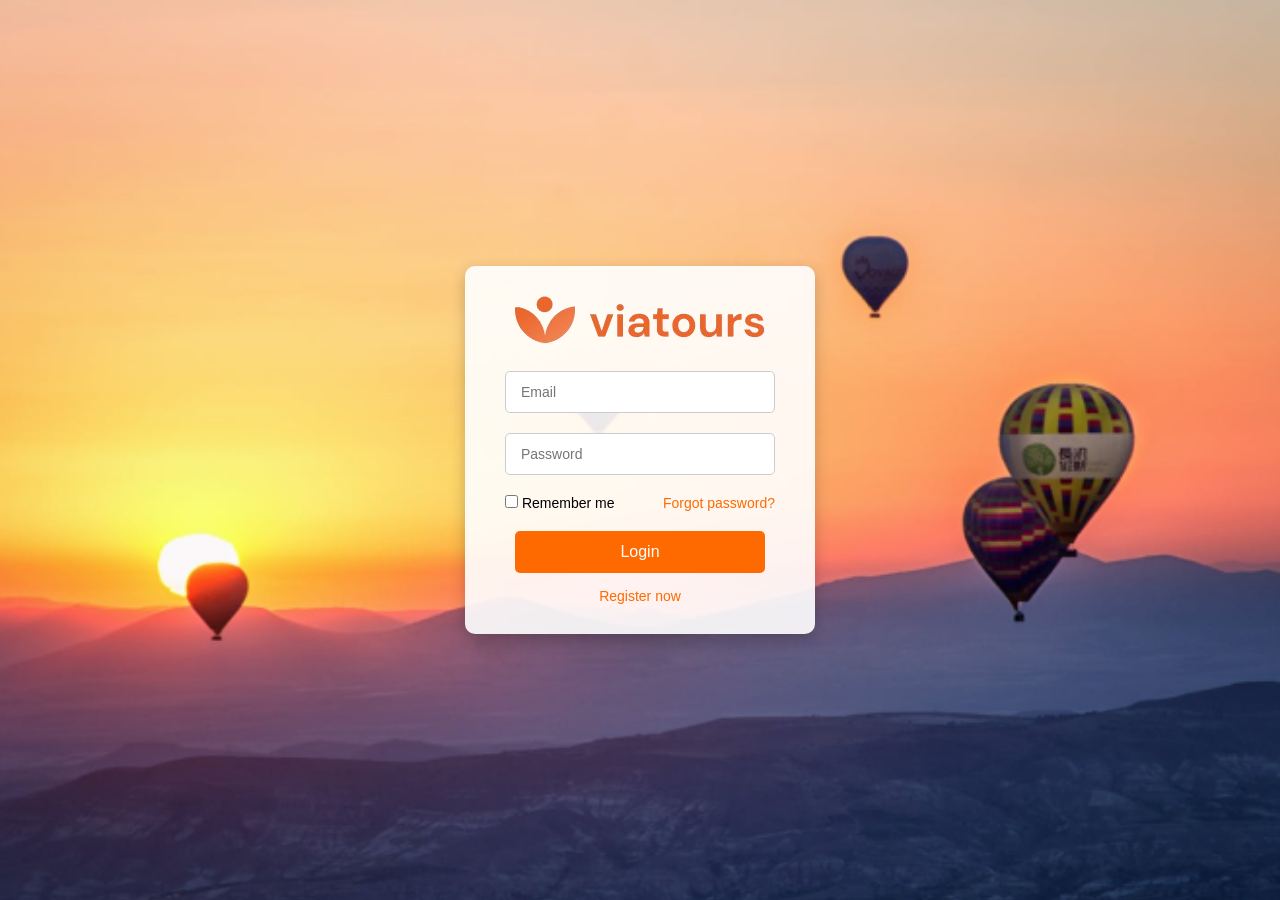
<file: Desktop/Login/index.html>
<!DOCTYPE html>
<html lang="en">
<head>
  <meta charset="UTF-8">
  <meta name="viewport" content="width=device-width, initial-scale=1.0">
  <title>Login - Viatours</title>
  <link rel="stylesheet" href="style.css">
</head>
<body>
<div class="background">
  <div class="login-container">
    <div class="logo">
      <img src="logo.png" alt="Viatours Logo">
    </div>
    <form class="login-form">
      <div class="input-group">
        <input type="email" placeholder="Email" required>
      </div>
      <div class="input-group">
        <input type="password" placeholder="Password" required>
      </div>
      <div class="options">
        <label>
          <input type="checkbox"> Remember me
        </label>
        <a href="#" class="forgot-password">Forgot password?</a>
      </div>
      <button type="submit" class="login-btn">Login</button>
      <a href="#" class="register-link">Register now</a>
    </form>
  </div>
</div>
</body>
</html>
</file>
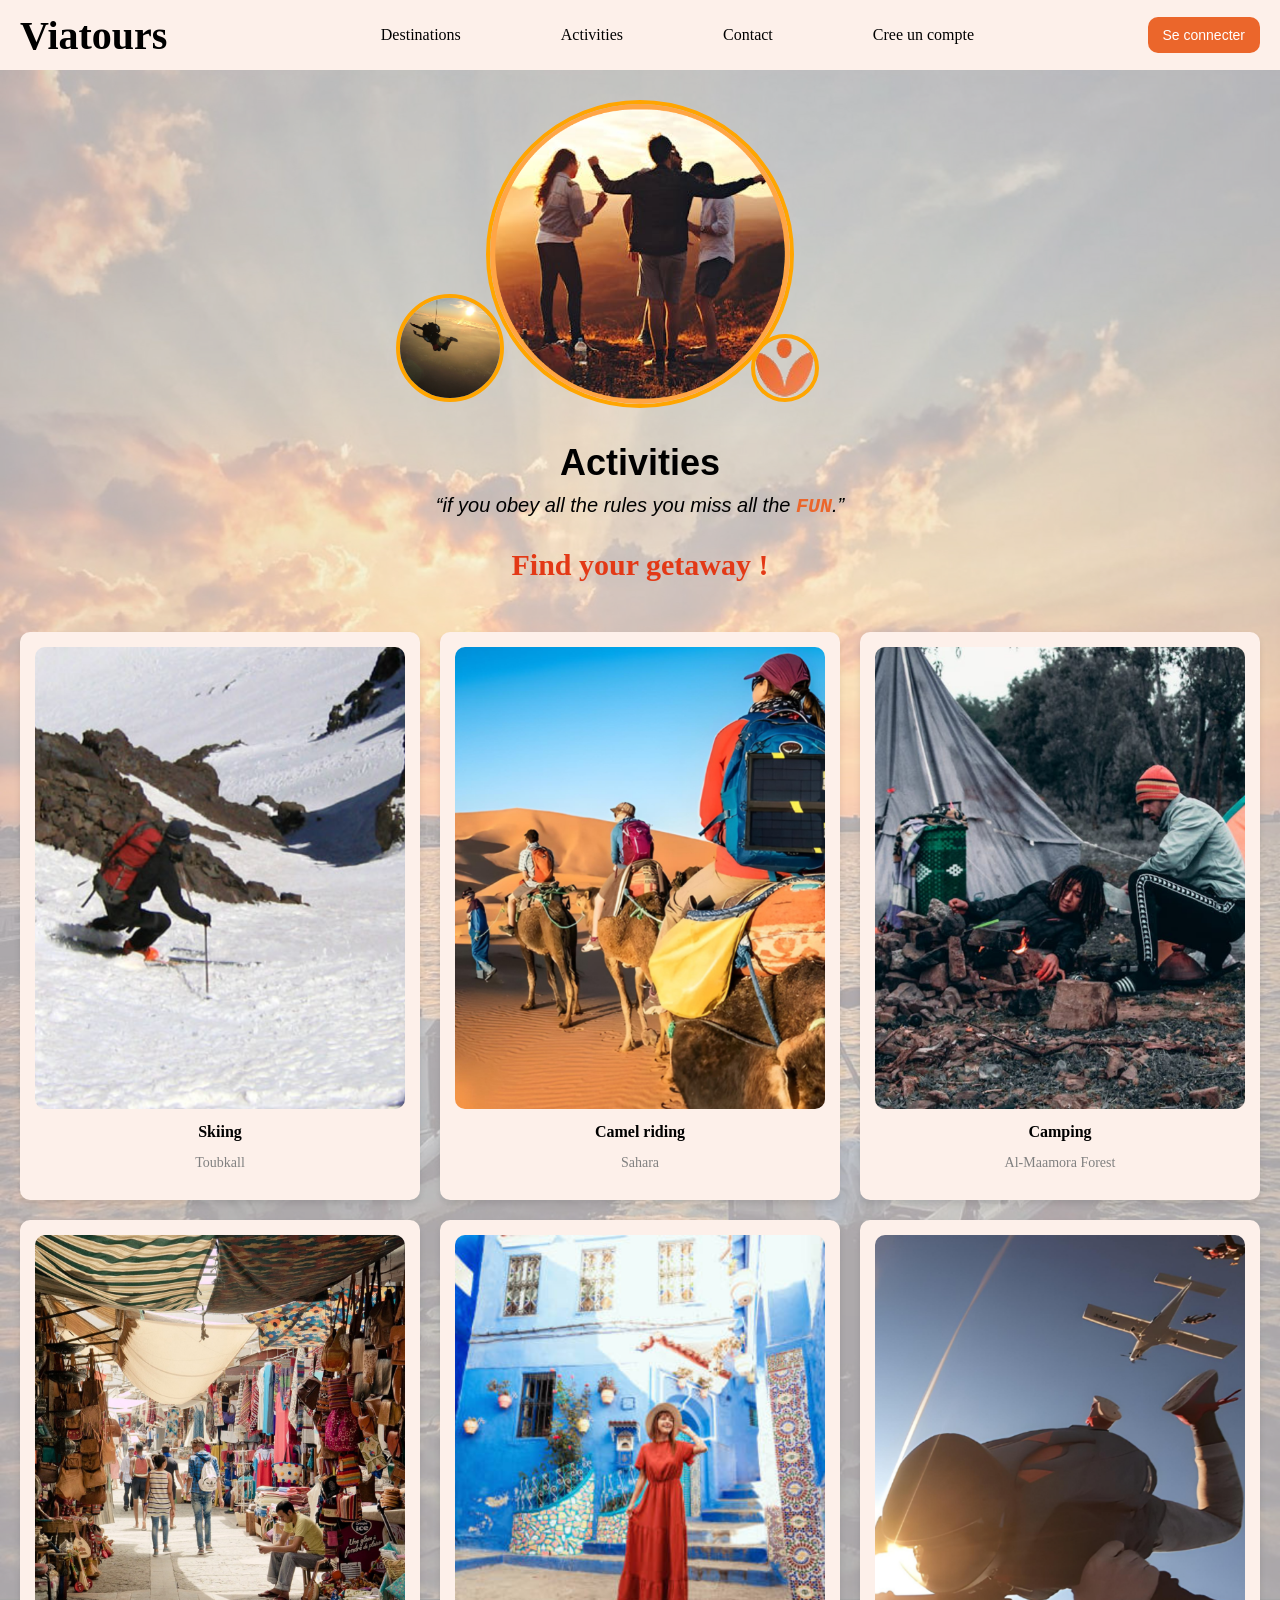
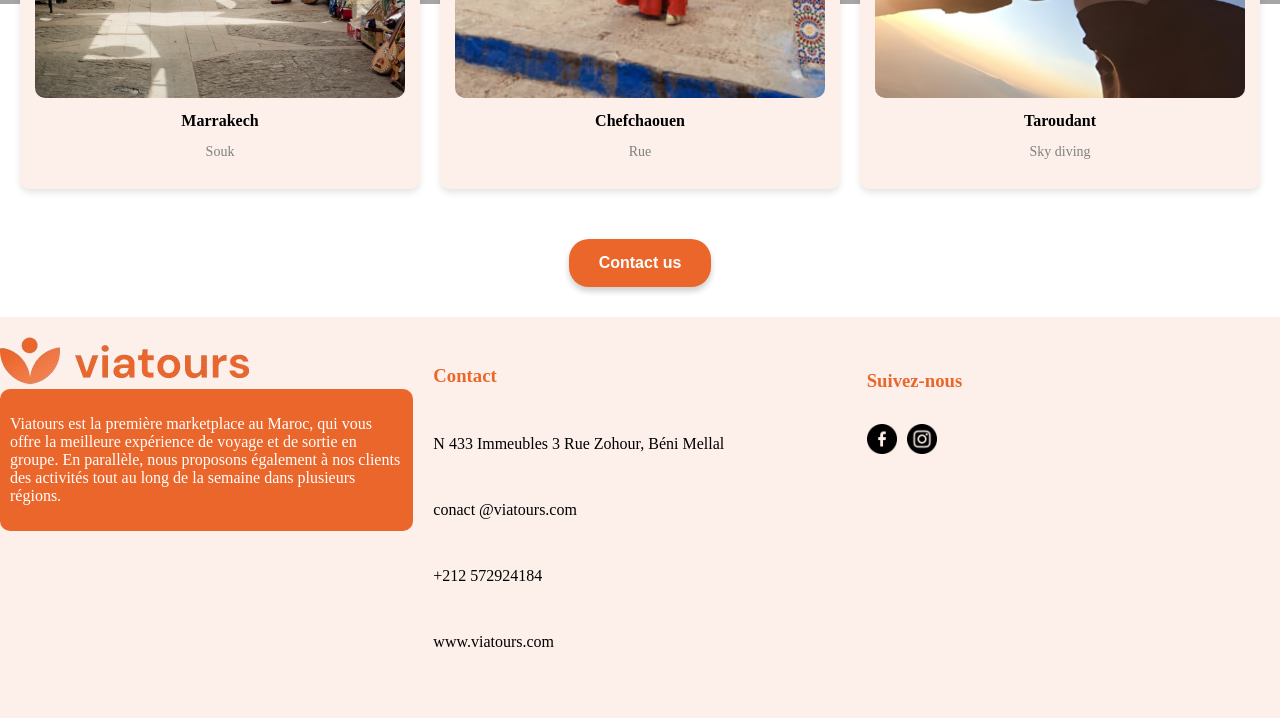
<file: activities.html>
<!DOCTYPE html>
<html lang="en">
<head>
  <meta charset="UTF-8">
  <meta name="viewport" content="width=device-width, initial-scale=1.0">
  <title>activities</title>
  <link rel="stylesheet" href="activities.css" >
  

</head>
<body>
    
    <header>

             <nav class="navbare">
              <p>Viatours</p>
                <ul class="li">
                    <li><a href="#">Destinations</a></li>
                    <li><a href="#" >Activities</a></li>
                   <li><a href="#">Contact</a></li>
                   <li><a href="#" >Cree un compte</a></li>

                </ul>
                      
                     <button class = "bt1">Se connecter</button>
           </nav>

        

    </header>

    <main>

     <section>
                 <div>
                     <div class="image-section">
                         <img src="circleimage.png" alt=" a bunch of people " height="220">
                         <img class="small" src="chal.jpg" alt="two people sky diving" height="90">
                         <img  src="Logo.removebg.png" alt="logo" height="50">
                     </div>

                     <div  class="quote">
                         <h1> Activities </h1>
                          <q>if you obey all the rules you miss 
                          all the <samp id="fun">FUN</samp>.</q>
                     </div>
                          <div  class="writting">
                              <p> Find your getaway ! </p>
                              
                          </div>
                </div>
      </section>


        

          <div class="description-cards">

            <div class="description">
              <img src="manskiing.png"  alt="some skiing on ice moutain" height="120">
              <div class="information">
                <p>Skiing</p>
                <p>Toubkall</p>
              </div>
              
           </div>

           <div class="description">
            <img src="camels.png"  alt="people riding camels in a deserent" height="120">
            <div class="information">
              <p>Camel riding</p>
              <p>Sahara</p>
            </div>
            
           </div>
 
           <div class="description">
               <img src="camping.png"  alt="two people siting on the fire in the forest" height="120">

               <div class="information">
                <p>Camping</p>
                <p>Al-Maamora Forest</p>
              </div>
                
           </div>
 
           <div class="description">
                <img src="souk.png"  alt="a traditional market in marrakech" height="120">
                <div class="information">
                  <p>Marrakech</p>
                  <p>Souk</p>
                </div>
                 
            </div>
 
            <div class="description">
                 <img src="chefchaouen.png"  alt="a women in Chefchaouen blue streets" height="120">
                 <div class="information">
                  <p>Chefchaouen</p>
                  <p>Rue</p>
                </div>
                 
           </div>
 
            <div  class="description">
               <img src="skydiving.png"  alt="two people sky diving" height="120">
               <div class="information">
                <p>Taroudant</p>
                <p>Sky diving</p>
              </div>
              
           </div>
          </div>
          

         
      

                 <button> Contact us </button>
      
        </main>
    <footer class="footer-destination">


     
    <div class="container">
        <div class="company">
                 <img src="Logo.svg-removebg-preview.png" alt="Viatours">
            <div class="about-us">
                 <p>
                Viatours est la première marketplace au Maroc, qui vous offre la meilleure expérience de voyage et de sortie en groupe. En parallèle, nous proposons également à nos clients des activités tout au long de la semaine dans plusieurs régions.
                 </p>

            </div>
        </div>

        <div class="contact">
            <h3>Contact</h3>
            <p>N 433 Immeubles 3 Rue Zohour, Béni Mellal</p>
            <p>conact @viatours.com</p>
            <p>+212 572924184</p>
            <p>www.viatours.com</p>
        </div>
        <div class="social-media">
            <h3>Suivez-nous</h3>
            <div class="sm-icone">

                 <img src="facebook_111.png" alt="facebook">
                 <img src="instagram_111.png" alt="instagram">
            </div>

        </div>
    </div>

    </footer>

</body>
</file>
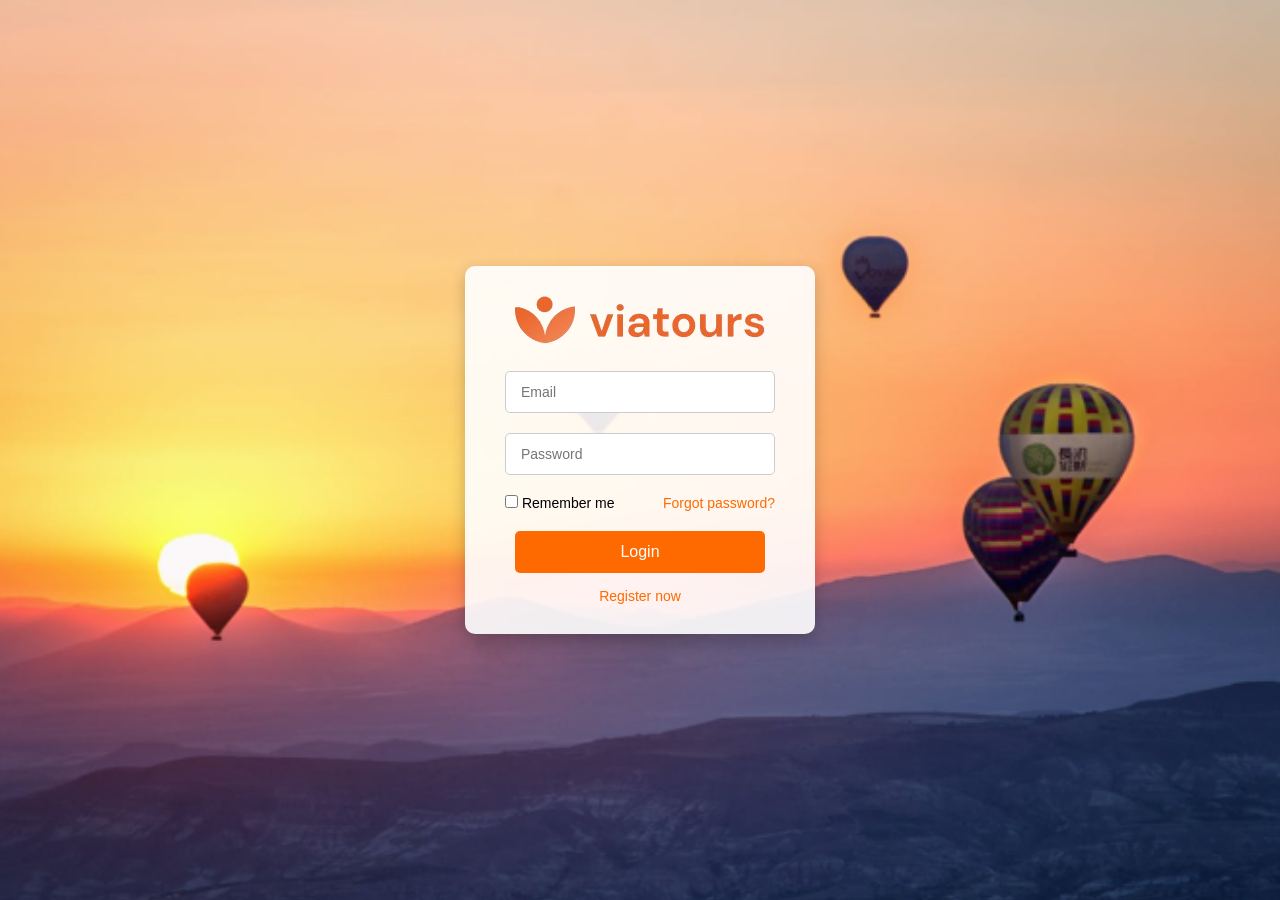
<file: Desktop/Login/login.html>
<!DOCTYPE html>
<html lang="en">
<head>
  <meta charset="UTF-8">
  <meta name="viewport" content="width=device-width, initial-scale=1.0">
  <title>Login - Viatours</title>
  <link rel="stylesheet" href="login.css">
</head>
<body>
<div class="background">
  <div class="login-container">
    <div class="logo">
      <img src="logo.png" alt="Viatours Logo">
    </div>
    <form class="login-form">
      <div class="input-group">
        <input type="email" placeholder="Email" required>
      </div>
      <div class="input-group">
        <input type="password" placeholder="Password" required>
      </div>
      <div class="options">
        <label>
          <input type="checkbox"> Remember me
        </label>
        <a href="#" class="forgot-password">Forgot password?</a>
      </div>
      <button type="submit" class="login-btn">Login</button>
      <a href="register.html" class="register-link">Register now</a>
    </form>
  </div>
</div>
</body>
</html>
</file>
<file: Desktop/Login/style.css>
/* Reset styles */
* {
  margin: 0;
  padding: 0;
  box-sizing: border-box;
}

body, html {
  height: 100%;
  font-family: Arial, sans-serif;
}

.background {
  background: url('image.png') no-repeat center center/cover;
  width: 100%;
  height: 100%;
  display: flex;
  justify-content: center;
  align-items: center;
}

.login-container {
  background: rgba(255, 255, 255, 0.9);
  padding: 30px 40px;
  border-radius: 10px;
  box-shadow: 0px 5px 15px rgba(0, 0, 0, 0.2);
  text-align: center;
  width: 350px;
}

.logo {
  font-size: 28px;
  color: #ff6a00;
  margin-bottom: 20px;
  font-weight: bold;
}

.login-form .input-group {
  margin-bottom: 20px;
}

.login-form .input-group input {
  width: 100%;
  padding: 12px 15px;
  font-size: 14px;
  border: 1px solid #ccc;
  border-radius: 5px;
  outline: none;
}

.login-form .input-group input:focus {
  border-color: #ff6a00;
}

.options {
  display: flex;
  justify-content: space-between;
  font-size: 14px;
  margin-bottom: 20px;
}

.options a {
  color: #ff6a00;
  text-decoration: none;
}

.options a:hover {
  text-decoration: underline;
}

.login-btn {
  background: #ff6a00;
  color: #fff;
  border: none;
  padding: 12px;
  font-size: 16px;
  border-radius: 5px;
  cursor: pointer;
  width: 250px;
}

.login-btn:hover {
  background: #e55b00;
}

.register-link {
  display: block;
  margin-top: 15px;
  font-size: 14px;
  color: #ff6a00;
  text-decoration: none;
}

.register-link:hover {
  text-decoration: underline;
}
</file>
<file: activities.css>
.navbare {
  display: flex;
  justify-content: space-between; 
  align-items: center;
  background-color: #FDF0EA;
  padding: 10px 20px;
}

.navbare p {
  font-size: 40px; /* Logo text size */
  font-weight: bold;
  margin: 0;
}

.li {
  display: flex;
  list-style: none;
  gap: 100px; /* Space between menu items */
}

.li a {
  text-decoration: none;
  font-size: 16px;
  color: black;
}

.bt1 {
  background-color: #EB662B;
  color: white;
  border: none;
  border-radius: 10px;
  padding: 10px 15px;
  font-size: 14px;
  cursor: pointer;
}

body {
  position: relative; 
  margin: 0; 
}

body::before {
  content: "";
  position: absolute;
  top: 0;
  left: 0;
  width: 100%;
  height: 100%;
  background-image: url("pexels-i-brahim-sagel-59970691-8398095.jpg");
  background-repeat: no-repeat;
  background-size: cover;
  background-position: top center;
  background-attachment: fixed;
  opacity: 0.35; 
  z-index: -1;
}

.image-section {
  position: relative;
  text-align: center;    
  margin-top: 30px;
}

.image-section img {
  border-radius: 50%;
  border: 4px solid orange; /* Orange border */
}

.image-section img:first-child {
  width: 300px;
  height: 300px;
}

.image-section img:nth-child(2) {
  width: 100px;
  height: 100px;
  position: absolute;
  bottom: 10px;
  left: 20%;                   
  border: 4px solid orange;
  margin-left: 140px;
}

.image-section img:nth-child(3) {
  bottom: 10px;
  right: 36%;
  width: 60px;
  height: 60px;
  position: absolute;
}

.quote {
  text-align: center;
  margin: 20px auto;
  color: black;
  font-family: Arial, sans-serif;
}

.quote h1 {
  font-size: 36px;
  font-weight: bold;
  margin-bottom: 10px;
}

.quote q {
  font-size: 20px;
  font-style: italic;
}

#fun {
  color: #EB662B;
  font-weight: bold; /* Highlight "FUN" */
}

.writting {
  text-align: center;
  margin-top: 20px;           
  font-size: 30px;               
  font-family: Times;   
  font-weight: bold; 
  color: hsl(10, 82%, 49%); 
}

.description-cards {
  display: grid;
  grid-template-columns: repeat(3, 1fr); /* 3 cards per row */
  gap: 20px; /* Space between cards */
  padding: 20px;
  margin-top: 30px;
}

.description {
  text-align: center;
  background-color: #FDF0EA; /* Light beige background */
  border-radius: 10px;
  padding: 15px;
  box-shadow: 0 4px 6px rgba(0, 0, 0, 0.1);
}

.description img {
  width: 100%;
  height: auto;
  border-radius: 10px;
}

.information p:first-child {
  font-weight: bold;
  margin: 10px 0 5px;
}

.information p:last-child {
  color: gray;
  font-size: 14px;
}

main button {
  display: block;
  margin: 30px auto;
  padding: 15px 30px;
  font-size: 16px;
  color: white;
  background-color: #EB662B;
  border: none;
  border-radius: 20px;
  cursor: pointer;
  font-weight: bold;
  box-shadow: 0 4px 6px rgba(0, 0, 0, 0.2);
}

.footer-destination {
  background-color: #FDF0EA;
}

.footer-destination .container {
  display: flex;
  justify-items: space-between;
  padding-bottom: 20px;
}

.footer-destination .container .company,
.footer-destination .container .contact,
.footer-destination .container .social-media {
  flex: 1;
}

.footer-destination .container .company {
  padding-top: 10px;
}

.footer-destination .container .company img {
  padding-top: 10px;
}

.footer-destination .container .company .about-us {
  background-color: #EB662B;
  border-radius: 10px;
  color: white;
  padding: 10px;
}

.footer-destination .container .contact {
  padding: 15px 20px;
  line-height: 50px;
}

.footer-destination .container .social-media {
  color: #EB662B;
  padding-top: 20px;
  line-height: 50px;
}

.footer-destination .container .contact h3,
.footer-destination .container .social-media h3 {
  color: #EB662B;
}

.footer-destination .container .social-media .sm-icone {
  display: flex;
  gap: 10px;
  width: 30px;
  height: 30px;
}

/* ------------------------- Responsive ------------------------ */
@media (max-width: 768px) {
  .navbare {
      flex-direction: column; /* Stack items vertically */
      align-items: flex-start; /* Align items to the left */
      gap: 10px; /* Add spacing between elements */
  }

  .navbare p {
      font-size: 20px; /* Reduce logo size */
  }

  .navbare .li {
      flex-direction: column; /* Stack navigation links */
      gap: 10px; /* Add spacing between links */
  }

  .navbare .li li a {
      font-size: 18px; /* Slightly larger font for better touch usability */
  }

  .bt1 {
      align-self: stretch; /* Make button full width */
      text-align: center;
      padding: 10px 0; /* Adjust padding for mobile */
      font-size: 16px;
  }

  .description-cards {
      grid-template-columns: repeat(1, 1fr); /* 1 card per row */
  }

  .footer-destination .container {
      flex-direction: column;
      align-items: flex-start;
      gap: 1px;
  }
}
</file>
<file: Desktop/Login/login.css>
/* Reset styles */
* {
  margin: 0;
  padding: 0;
  box-sizing: border-box;
}

body, html {
  height: 100%;
  font-family: Arial, sans-serif;
}

.background {
  background: url('image.png') no-repeat center center/cover;
  width: 100%;
  height: 100%;
  display: flex;
  justify-content: center;
  align-items: center;
}

.login-container {
  background: rgba(255, 255, 255, 0.9);
  padding: 30px 40px;
  border-radius: 10px;
  box-shadow: 0px 5px 15px rgba(0, 0, 0, 0.2);
  text-align: center;
  width: 350px;
}

.logo {
  font-size: 28px;
  color: #ff6a00;
  margin-bottom: 20px;
  font-weight: bold;
}

.login-form .input-group {
  margin-bottom: 20px;
}

.login-form .input-group input {
  width: 100%;
  padding: 12px 15px;
  font-size: 14px;
  border: 1px solid #ccc;
  border-radius: 5px;
  outline: none;
}

.login-form .input-group input:focus {
  border-color: #ff6a00;
}

.options {
  display: flex;
  justify-content: space-between;
  font-size: 14px;
  margin-bottom: 20px;
}

.options a {
  color: #ff6a00;
  text-decoration: none;
}

.options a:hover {
  text-decoration: underline;
}

.login-btn {
  background: #ff6a00;
  color: #fff;
  border: none;
  padding: 12px;
  font-size: 16px;
  border-radius: 5px;
  cursor: pointer;
  width: 250px;
}

.login-btn:hover {
  background: #e55b00;
}

.register-link {
  display: block;
  margin-top: 15px;
  font-size: 14px;
  color: #ff6a00;
  text-decoration: none;
}

.register-link:hover {
  text-decoration: underline;
}
</file>
